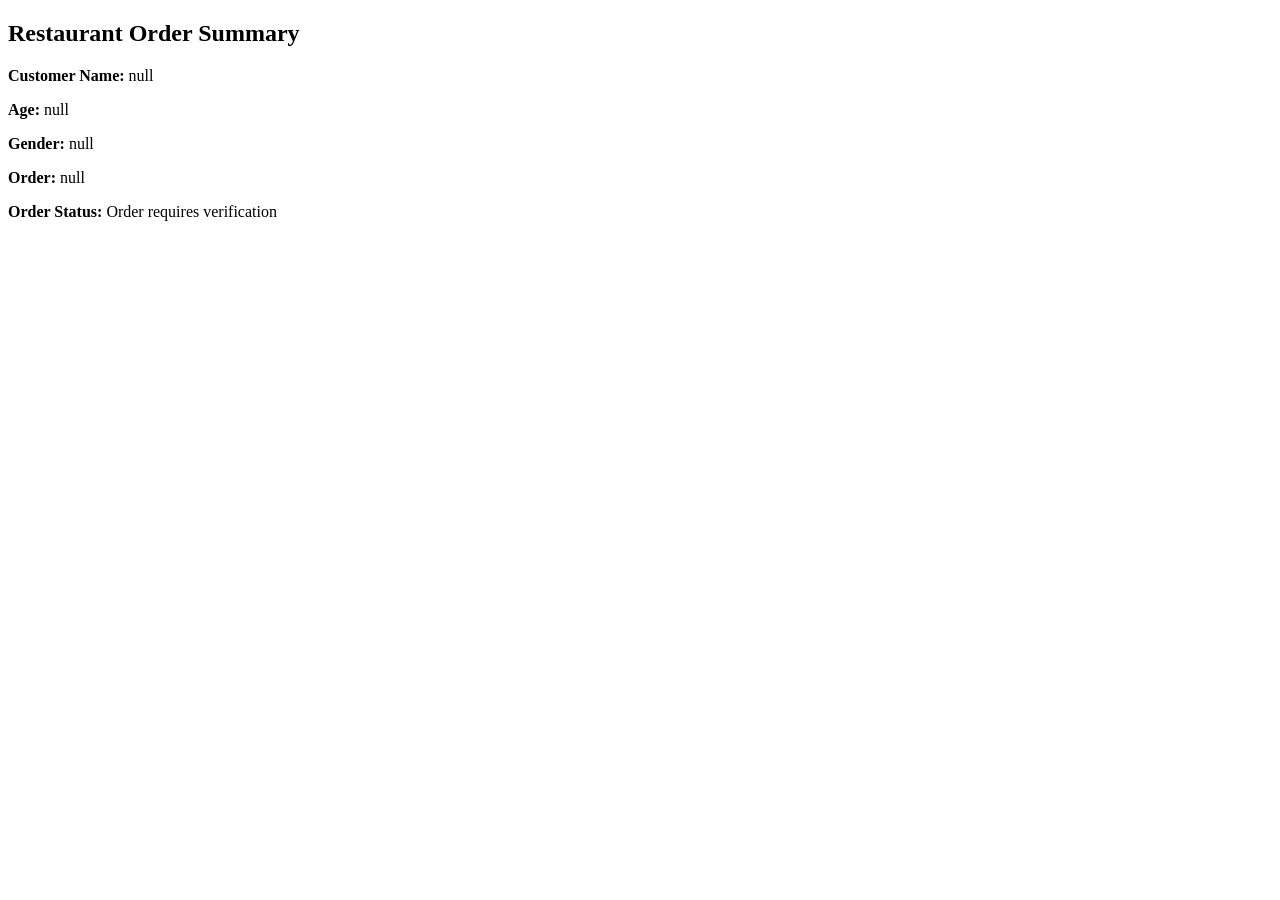
<file: html/index.html>
<!DOCTYPE html>
<html lang="en">
<head>
    <meta charset="UTF-8">
    <meta name="viewport" content="width=device-width, initial-scale=1.0">
    <title>js</title>
</head>
<body>
    


    <script src="../js//index.js"></script>
</body>
</html>
</file>
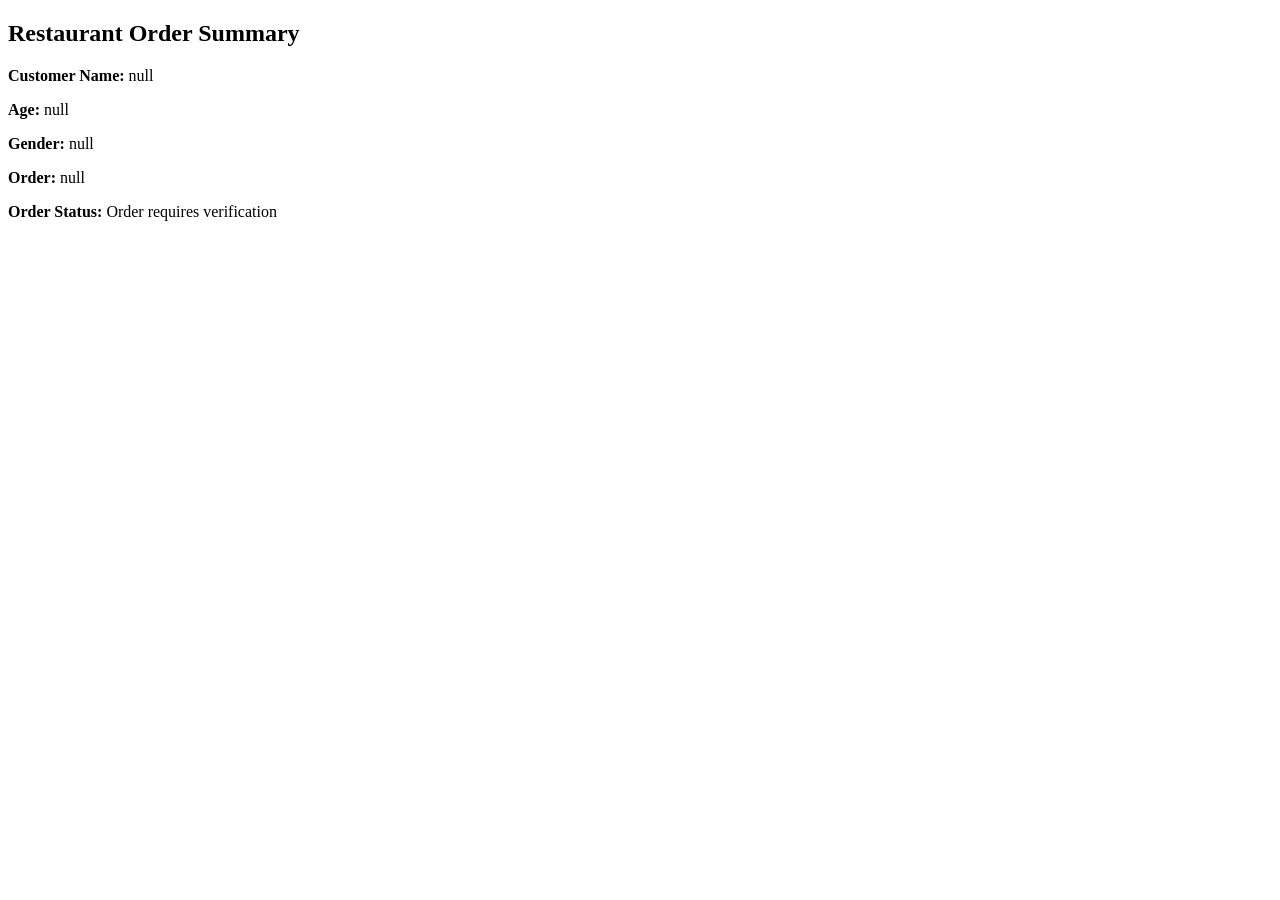
<file: task1/html/index.html>
<!DOCTYPE html>
<html lang="en">
<head>
    <meta charset="UTF-8">
    <meta name="viewport" content="width=device-width, initial-scale=1.0">
    <title>js</title>
</head>
<body>
    


    <script src="/task1/js/index.js"></script>
</body>
</html>
</file>
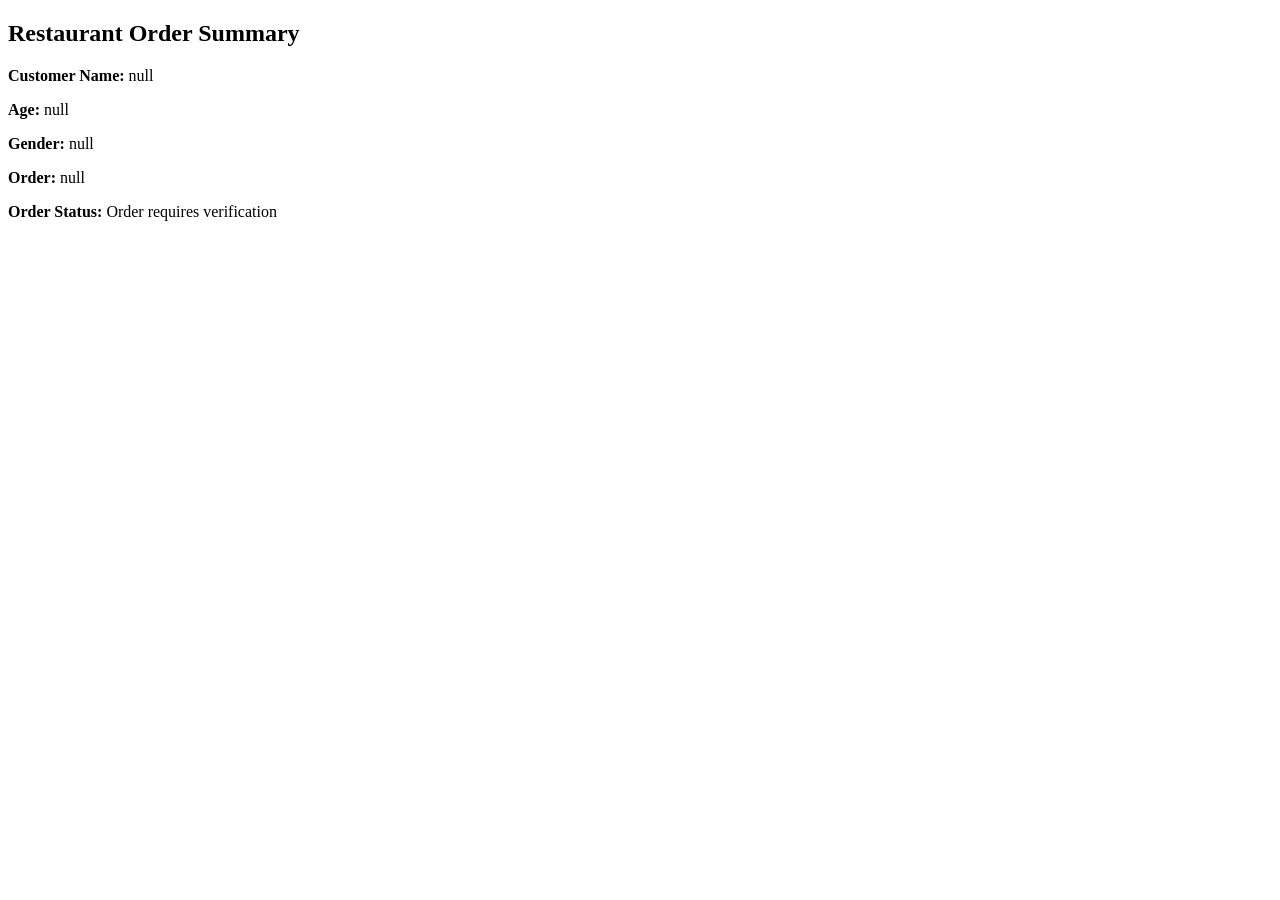
<file: task2/html/index.html>
<!DOCTYPE html>
<html lang="en">
<head>
    <meta charset="UTF-8">
    <meta name="viewport" content="width=device-width, initial-scale=1.0">
    <title>Document</title>
</head>
<body>
    
    <script src="/task2//js//index.js"></script>
</body>
</html>
</file>
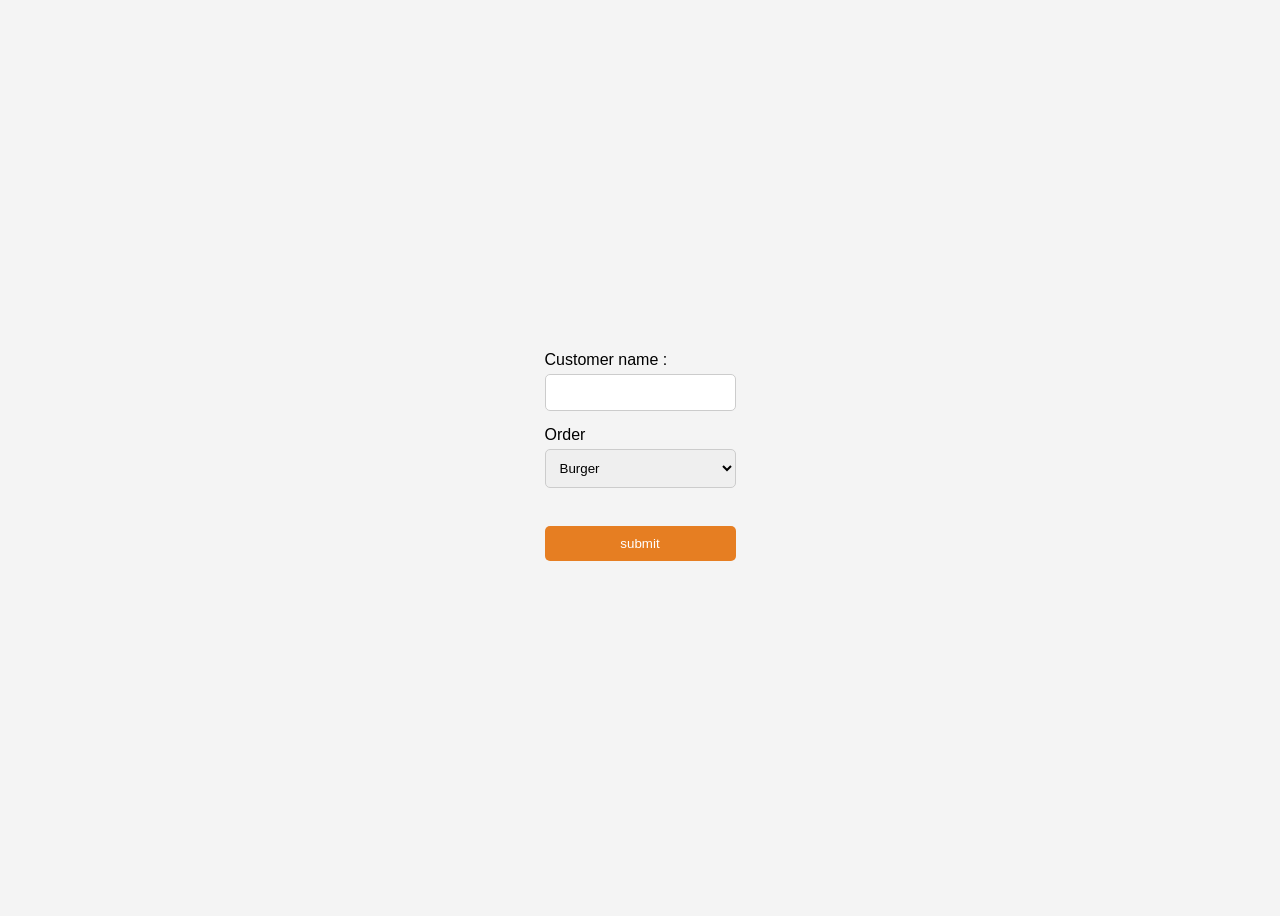
<file: task4/html/index.html>
<!DOCTYPE html>
<html lang="en">
<head>
    <meta charset="UTF-8">
    <meta name="viewport" content="width=device-width, initial-scale=1.0">
    <title>Document</title>
    <link rel="stylesheet" href="/task4//css/style.css"/>
</head>
<body>
    

    
        <div id="container">

            
            <label >Customer name :</label>
            <input id="customerName" type="text" />
            
            <br/>
            
            <label>Order</label>
            <select id="order">
                <option value="Burger">Burger</option>
                <option value="Shawarma">Shawarma</option>
                <option value="Zinger">Zinger</option>
            </select>
            
            <br/><br/>
            
            <button id="btn" type="submit" onclick="display()" onmouseover="changeColor()" onmouseout="returnColor()" >submit</button>
            
            
            <div id="result"></div>
            
        </div>



    <script src="/task4/js/index.js"></script>
</body>
</html>
</file>
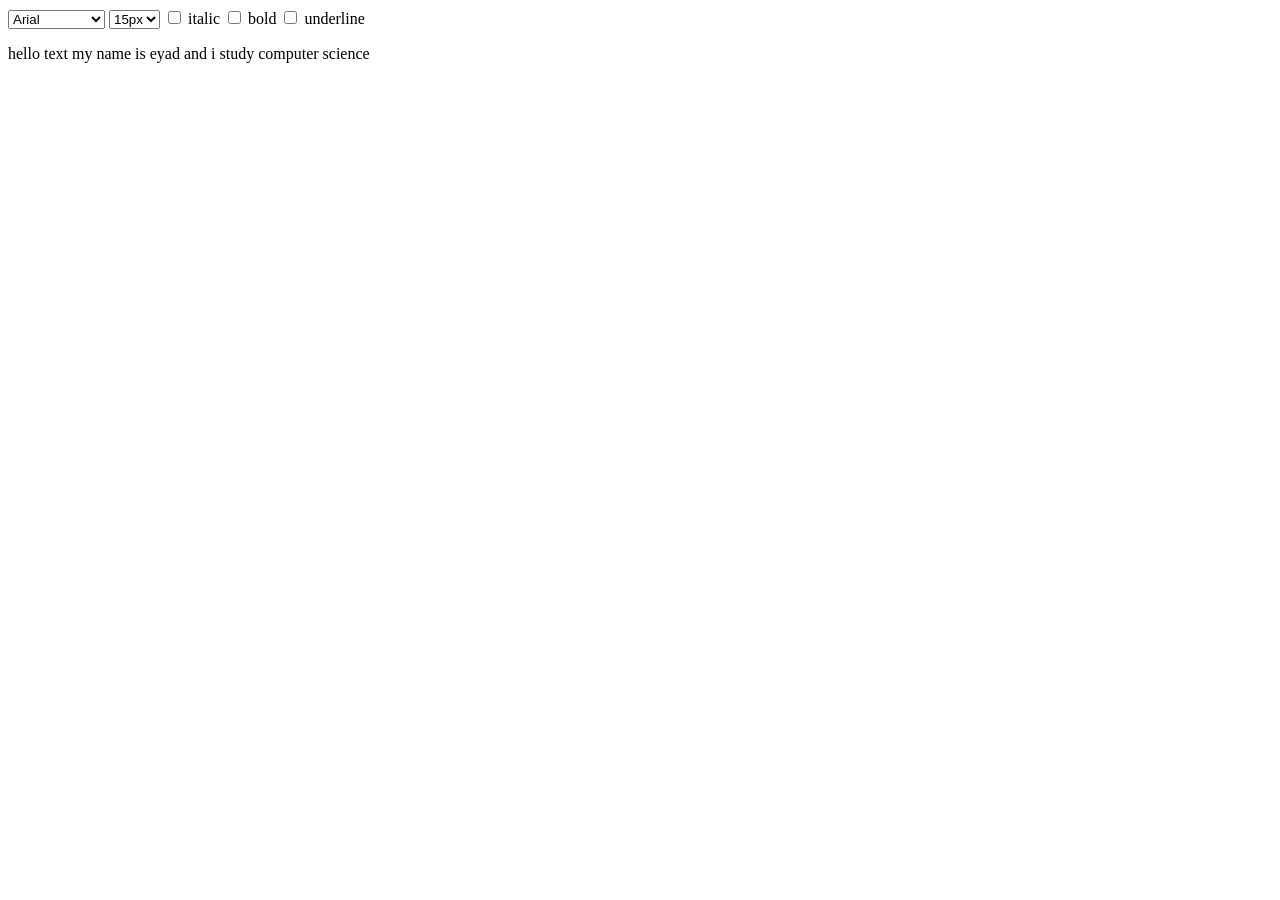
<file: task5/html/index.html>
<!DOCTYPE html>
<html lang="en">
<head>
    <meta charset="UTF-8">
    <meta name="viewport" content="width=device-width, initial-scale=1.0">
    <title>Document</title>
</head>
<body>
    
 
<select id="family" onchange="changeFamily()">
    <option value="Arial">Arial</option>
    <option value="Georgia">Georgia</option>
    <option value="Courier New">Courier New</option>
</select>


    <select id="size" onchange="changeSize()">
        <option value="15px">15px</option>
        <option value="30px">30px</option>
        <option value="50px">50px</option>
    </select>

<input type="checkbox" id="italic"  value="italic" onchange="changeStyle()">
<label > italic</label>
<input type="checkbox" id="bold"  value="bold" onchange="changeStyle()">
<label > bold</label>
<input type="checkbox" id="underline"  value="underline" onchange="changeStyle()">
<label > underline</label>

<p id="text">hello text my name is eyad and i study computer science</p>



    <script src="/task5/js/index.js"></script>
</body>
</html>
</file>
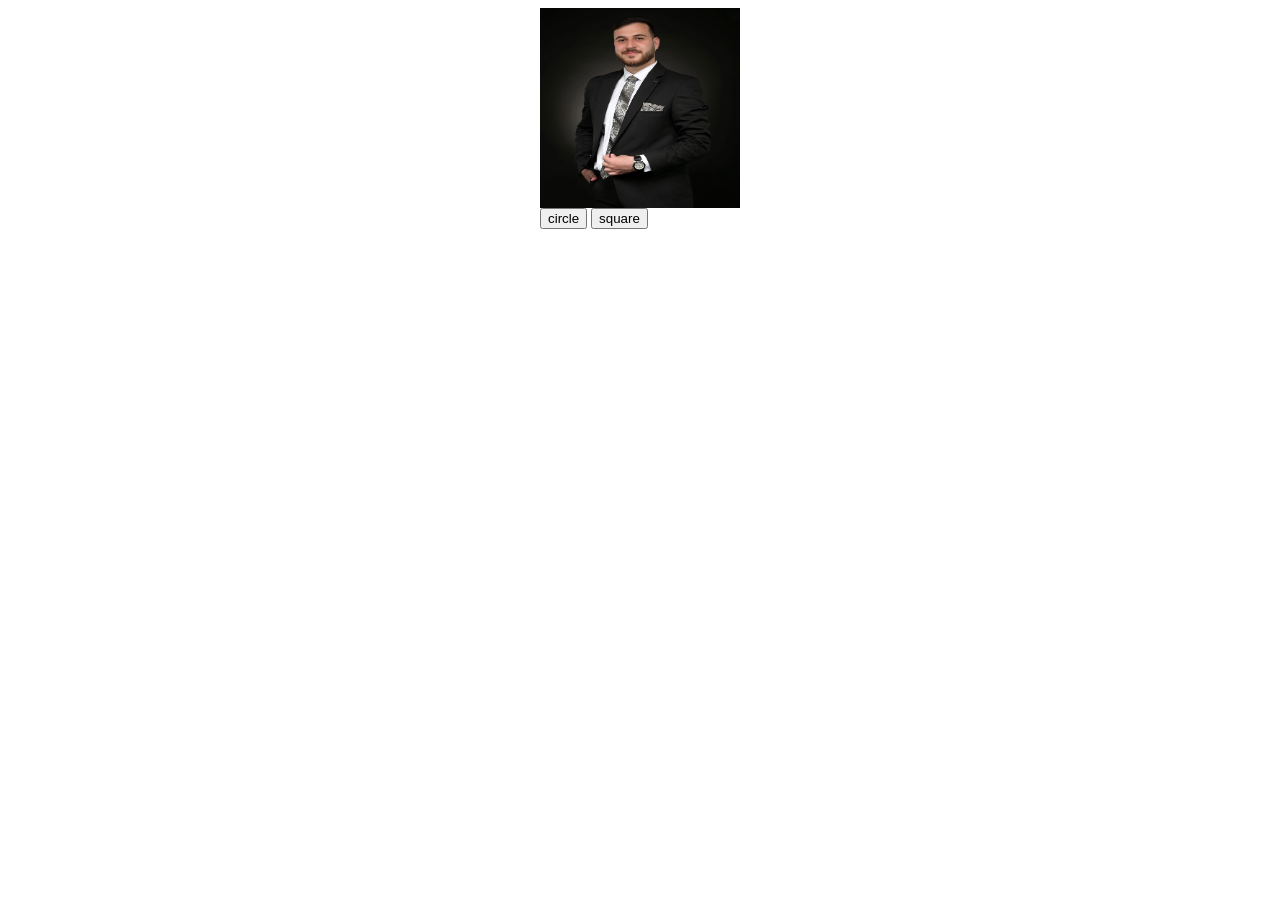
<file: task6/html/index.html>
<!DOCTYPE html>
<html lang="en">
<head>
    <meta charset="UTF-8">
    <meta name="viewport" content="width=device-width, initial-scale=1.0">
    <title>Document</title>
    <style>
        img
        {
            display: block;
            margin: auto;
            width: 200px;
            height: 200px;
           
        }

        div
        {
            max-width:200px;
            width: 100%;
            margin: auto;
        }
    </style>
</head>
<body>
    

        <img id="image" src="/task6/eyad.jpeg"  />
        <div>
            <button onclick="circle()">circle</button>
            <button onclick="square()">square</button>
        </div>



    <script src="/task6/js/index.js"></script>
</body>
</html>
</file>
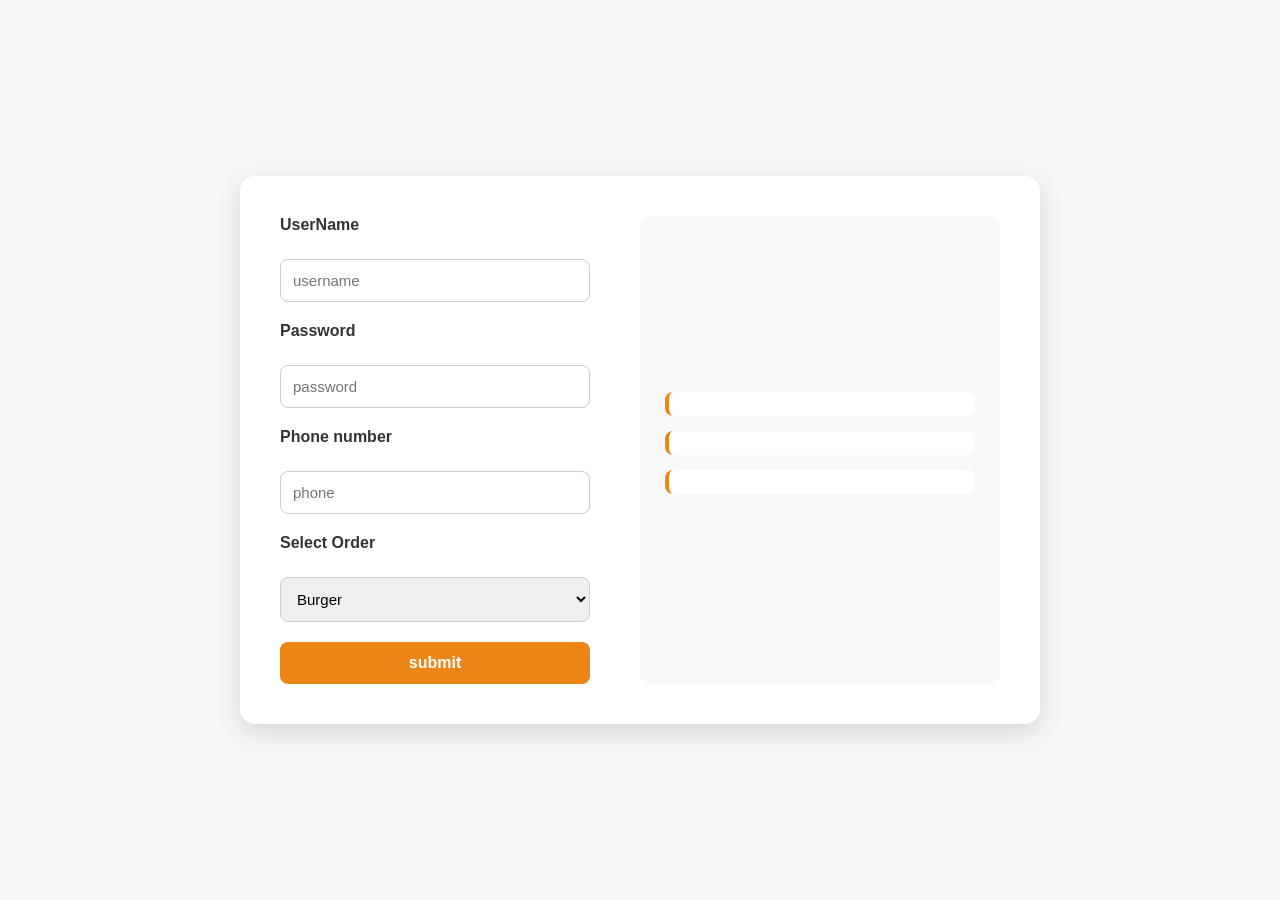
<file: task7/html/index.html>
<!DOCTYPE html>
<html lang="en">
<head>
    <meta charset="UTF-8">
    <meta name="viewport" content="width=device-width, initial-scale=1.0">
    <title>Document</title>
    <link rel="stylesheet" href="/task7/css/style.css">
</head>
<body>

    <div class="flex-box">

    <div>

        <label>UserName</label> <br/>
        <input placeholder="username" type="text" id="username"/> <br/>


        <label>Password</label> <br/>
        <input placeholder="password" type="password" id="password"/> <br/>


        <label>Phone number</label> <br/>
        <input placeholder="phone" type="text" id="phone"/> <br/>

        <label>Select Order</label> <br/>
        <select id="order">
            <option value="Burger">Burger</option>
            <option value="Zinger">Zinger</option>
            <option value="Shawarma">Shawarma</option>
        </select>

        <button type="submit" onclick="validate()">submit</button>

    </div>

    <div>

        <P id="text"></P>
        
        <p id="selectedOrder"> </p>
        <p id="savedUsername"></p>
        
    </div>
</div>

    <script src="/task7/js/index.js"></script>
</body>
</html>
</file>
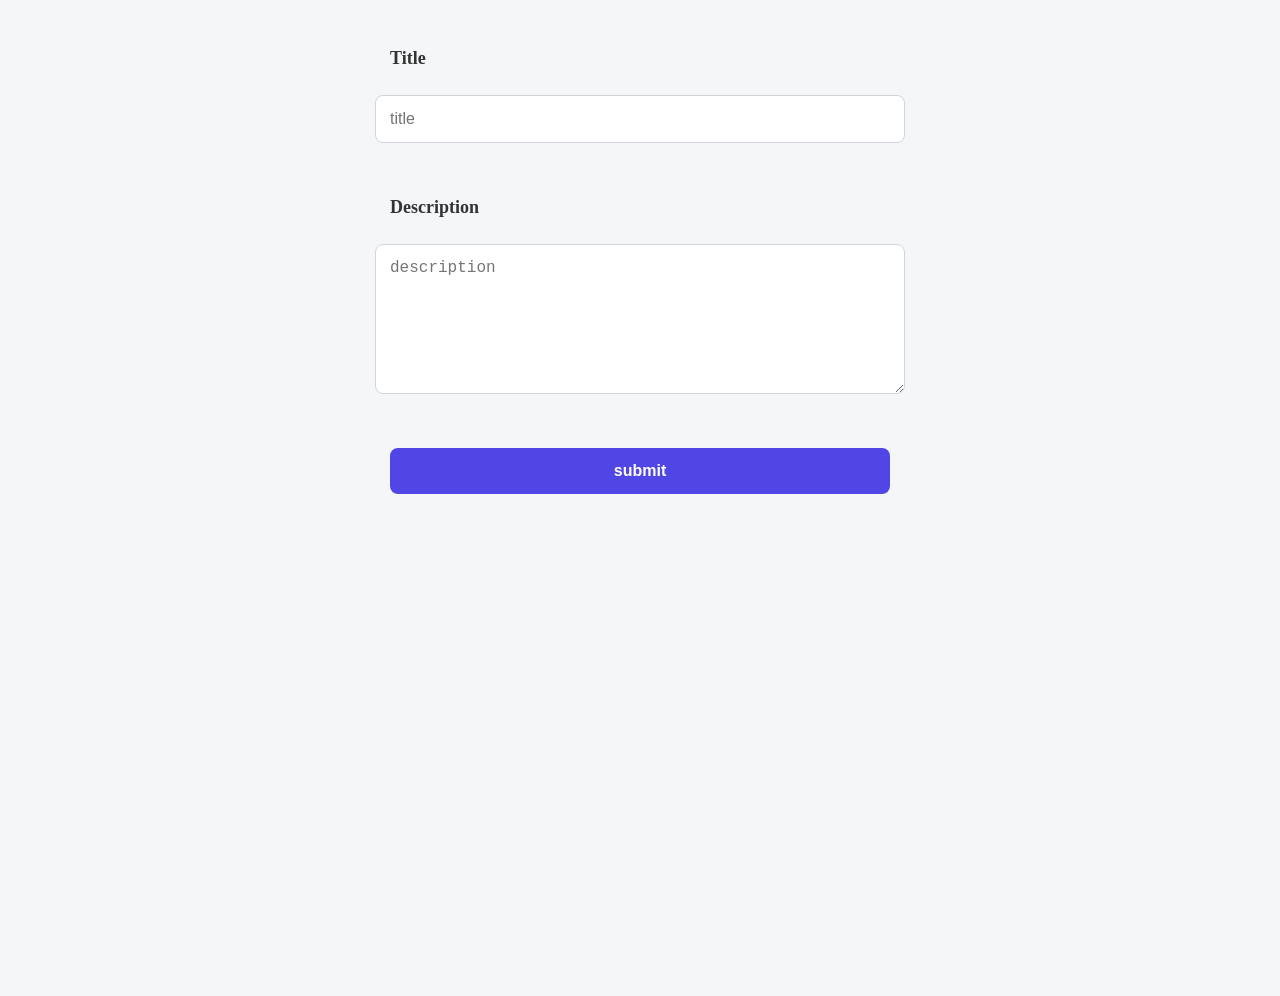
<file: task8/html/index.html>
<!DOCTYPE html>
<html lang="en">
<head>
    <meta charset="UTF-8">
    <meta name="viewport" content="width=device-width, initial-scale=1.0">
    <title>Document</title>
    <link rel="stylesheet" href="/task8/css/style.css"/>
</head>
<body>

<label>Title</label> <br/>
<input type="text" placeholder="title" id="title"/> <br/><br/><br/>

<label>Description</label> <br/>
<textarea placeholder="description" id="description"></textarea>
<br/><br/><br/>    

<button id="btn" onclick="addDo()">submit</button>

<div id="cards">

    <div class="do-card">

    </div>

</div>


<script src="/task8/js/index.js"></script>
</body>
</html>
</file>
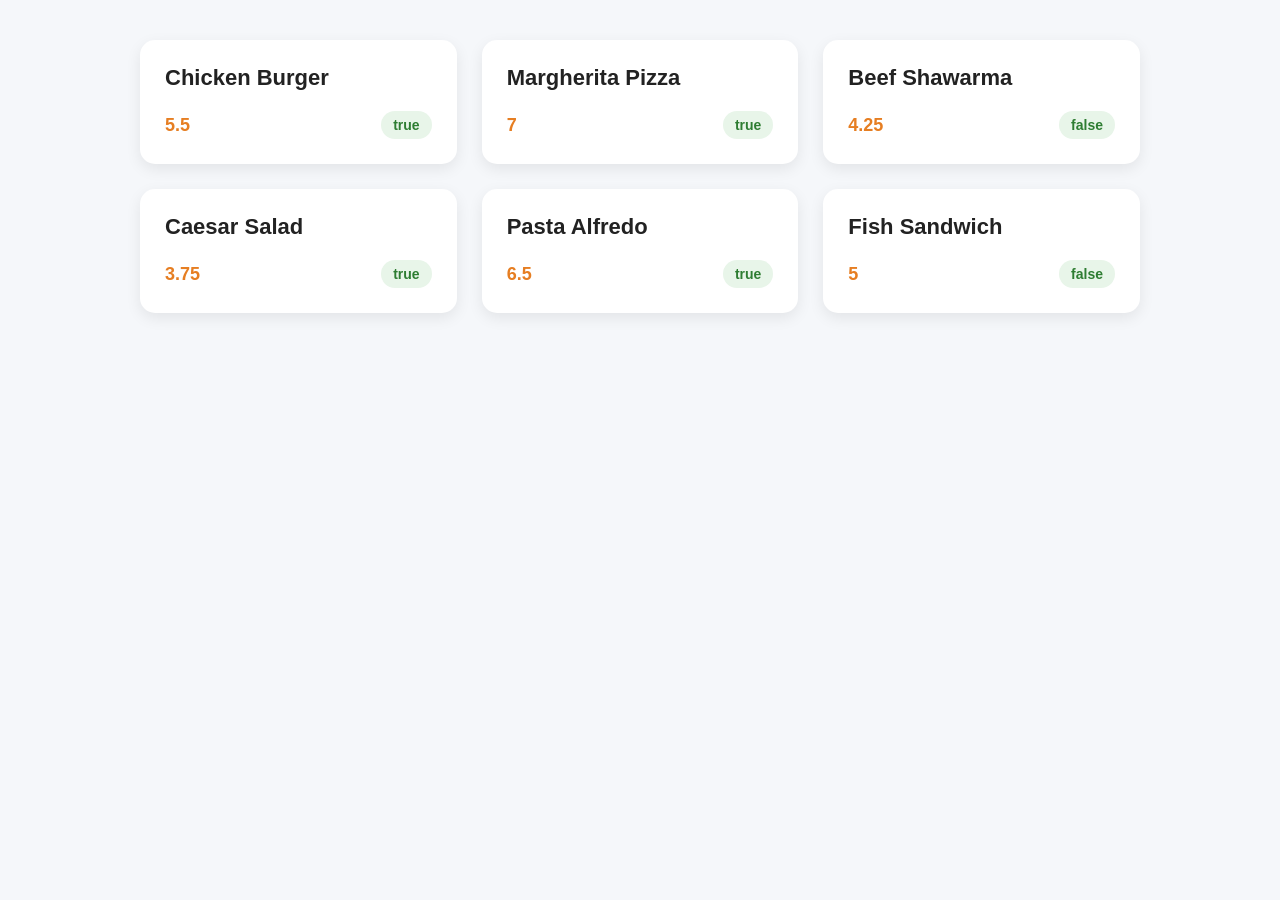
<file: task9/html/index.html>
<!DOCTYPE html>
<html lang="en">
<head>
    <meta charset="UTF-8">
    <meta name="viewport" content="width=device-width, initial-scale=1.0">
    <title>Document</title>
    <link rel="stylesheet" href="/task9/css/style.css"/>
</head>
<body>
    
    <div id="menu-container">

    </div>


    <script src="/task9/js/index.js"></script>
</body>
</html>
</file>
<file: task4/css/style.css>
body {
            font-family: Arial, sans-serif;
            background-color: #f4f4f4;
            display: flex;
            justify-content: center;
            align-items: center;
            height: 100vh;
        }

        .container {
            background-color: white;
            padding: 30px;
            width: 350px;
            border-radius: 10px;
            box-shadow: 0 0 10px rgba(0, 0, 0, 0.15);
        }

        h1 {
            text-align: center;
            color: #333;
        }

        label {
            display: block;
            margin-top: 15px;
            margin-bottom: 5px;
        }

        input,
        select {
            width: 100%;
            padding: 10px;
            box-sizing: border-box;
            border: 1px solid #ccc;
            border-radius: 5px;
        }

        button {
            width: 100%;
            margin-top: 20px;
            padding: 10px;
            background-color: #e67e22;
            color: white;
            border: none;
            border-radius: 5px;
            cursor: pointer;
        }

        #result {
            margin-top: 20px;
            text-align: center;
            font-weight: bold;
        }
</file>
<file: task7/css/style.css>
* {
    box-sizing: border-box;
    margin: 0;
    padding: 0;
}

body {
    font-family: Arial, sans-serif;
    background: #f4f6f8;
    min-height: 100vh;

    display: flex;
    justify-content: center;
    align-items: center;
}

.flex-box {
    width: 800px;
    max-width: 90%;
    background: white;
    padding: 40px;
    border-radius: 15px;

    display: flex;
    gap: 50px;

    box-shadow: 0 8px 25px rgba(0, 0, 0, 0.12);
}

.flex-box > div:first-child {
    flex: 1;
}

label {
    display: block;
    margin-bottom: 7px;

    font-weight: bold;
    color: #333;
}

input,
select {
    width: 100%;
    padding: 12px;

    margin-bottom: 20px;

    border: 1px solid #ccc;
    border-radius: 8px;

    font-size: 15px;
    outline: none;

    transition: 0.2s;
}

input:focus,
select:focus {
    border-color: #eb8515;
    box-shadow: 0 0 0 3px rgba(235, 133, 21, 0.15);
}

button {
    width: 100%;
    padding: 12px;

    border: none;
    border-radius: 8px;

    background: #eb8515;
    color: white;

    font-size: 16px;
    font-weight: bold;

    cursor: pointer;
    transition: 0.2s;
}

button:hover {
    background: #c96d08;
    transform: translateY(-1px);
}

.flex-box > div:last-child {
    flex: 1;

    background: #f8f9fa;
    padding: 25px;

    border-radius: 12px;

    display: flex;
    flex-direction: column;
    justify-content: center;
}

.flex-box p {
    margin-bottom: 15px;
    padding: 12px;

    border-radius: 8px;

    background: white;
    color: #333;

    font-size: 15px;

    border-left: 4px solid #eb8515;
}

#text {
    font-size: 20px;
    font-weight: bold;
    color: #553e34;
}
</file>
<file: task8/css/style.css>
body {
        background: #f4f6f8;
        min-height: 100vh;
        padding: 40px 20px;
    }

    body > label,
    body > input,
    body > textarea,
    body > button {
        display: block;
        width: 500px;
        max-width: 100%;
        margin-left: auto;
        margin-right: auto;
    }

    label {
        color: #333;
        font-size: 18px;
        font-weight: bold;
        margin-bottom: 8px !important;
    }

    input,
    textarea {
        padding: 14px;
        border: 1px solid #d1d5db;
        border-radius: 8px;
        background: white;
        font-size: 16px;
        transition: 0.3s;
    }

    input:focus,
    textarea:focus {
        border-color: #4f46e5;
        box-shadow: 0 0 0 3px rgba(79, 70, 229, 0.12);
    }

    textarea {
        min-height: 120px;
        resize: vertical;
    }

    #btn {
        border: none;
        background: #4f46e5;
        color: white;
        padding: 14px;
        border-radius: 8px;
        font-size: 16px;
        font-weight: bold;
        cursor: pointer;
        transition: 0.3s;
    }

    #btn:hover {
        background: #4338ca;
        transform: translateY(-2px);
    }

    #cards {
        width: 900px;
        max-width: 100%;
        margin: 40px auto;
        display: grid;
        grid-template-columns: repeat(auto-fit, minmax(280px, 1fr));
        gap: 20px;
    }

    .do-card {
        background: white;
        padding: 22px;
        border-radius: 12px;
        border-left: 5px solid #4f46e5;
        box-shadow: 0 4px 15px rgba(0, 0, 0, 0.08);
        transition: 0.3s;
    }

    .do-card:hover {
        transform: translateY(-5px);
        box-shadow: 0 8px 22px rgba(0, 0, 0, 0.12);
    }

    .title-card {
        color: #222;
        font-size: 20px;
        font-weight: bold;
        margin-bottom: 12px;
    }

    .description-card {
        color: #666;
        font-size: 15px;
        line-height: 1.6;
        margin-bottom: 20px;
        word-break: break-word;
    }

    .do-card button {
        background: #ef4444;
        color: white;
        border: none;
        padding: 9px 16px;
        border-radius: 6px;
        cursor: pointer;
        font-size: 14px;
        transition: 0.3s;
    }

    .do-card button:hover {
        background: #dc2626;
    }
</file>
<file: task9/css/style.css>
* {
    margin: 0;
    padding: 0;
    box-sizing: border-box;
}

body {
    font-family: Arial, sans-serif;
    background-color: #f5f7fa;
    padding: 40px 20px;
}

#menu-container {
    max-width: 1000px;
    margin: auto;

    display: grid;
    grid-template-columns: repeat(auto-fit, minmax(280px, 1fr));
    gap: 25px;
}

#menu-container > div {
    background-color: white;
    padding: 25px;
    border-radius: 15px;

    box-shadow: 0 5px 15px rgba(0, 0, 0, 0.08);

    transition: transform 0.3s ease,
                box-shadow 0.3s ease;
}

#menu-container > div:hover {
    transform: translateY(-5px);

    box-shadow: 0 10px 25px rgba(0, 0, 0, 0.12);
}

#menu-container > div > p:first-child {
    font-size: 22px;
    font-weight: bold;
    color: #222;

    margin-bottom: 20px;
}

#menu-container > div > p:last-child {
    display: flex;
    justify-content: space-between;
    align-items: center;
}

#menu-container span:first-child {
    font-size: 18px;
    font-weight: bold;
    color: #e67e22;
}

#menu-container span:last-child {
    padding: 6px 12px;
    border-radius: 20px;

    background-color: #e8f5e9;
    color: #2e7d32;

    font-size: 14px;
    font-weight: bold;
}
</file>
